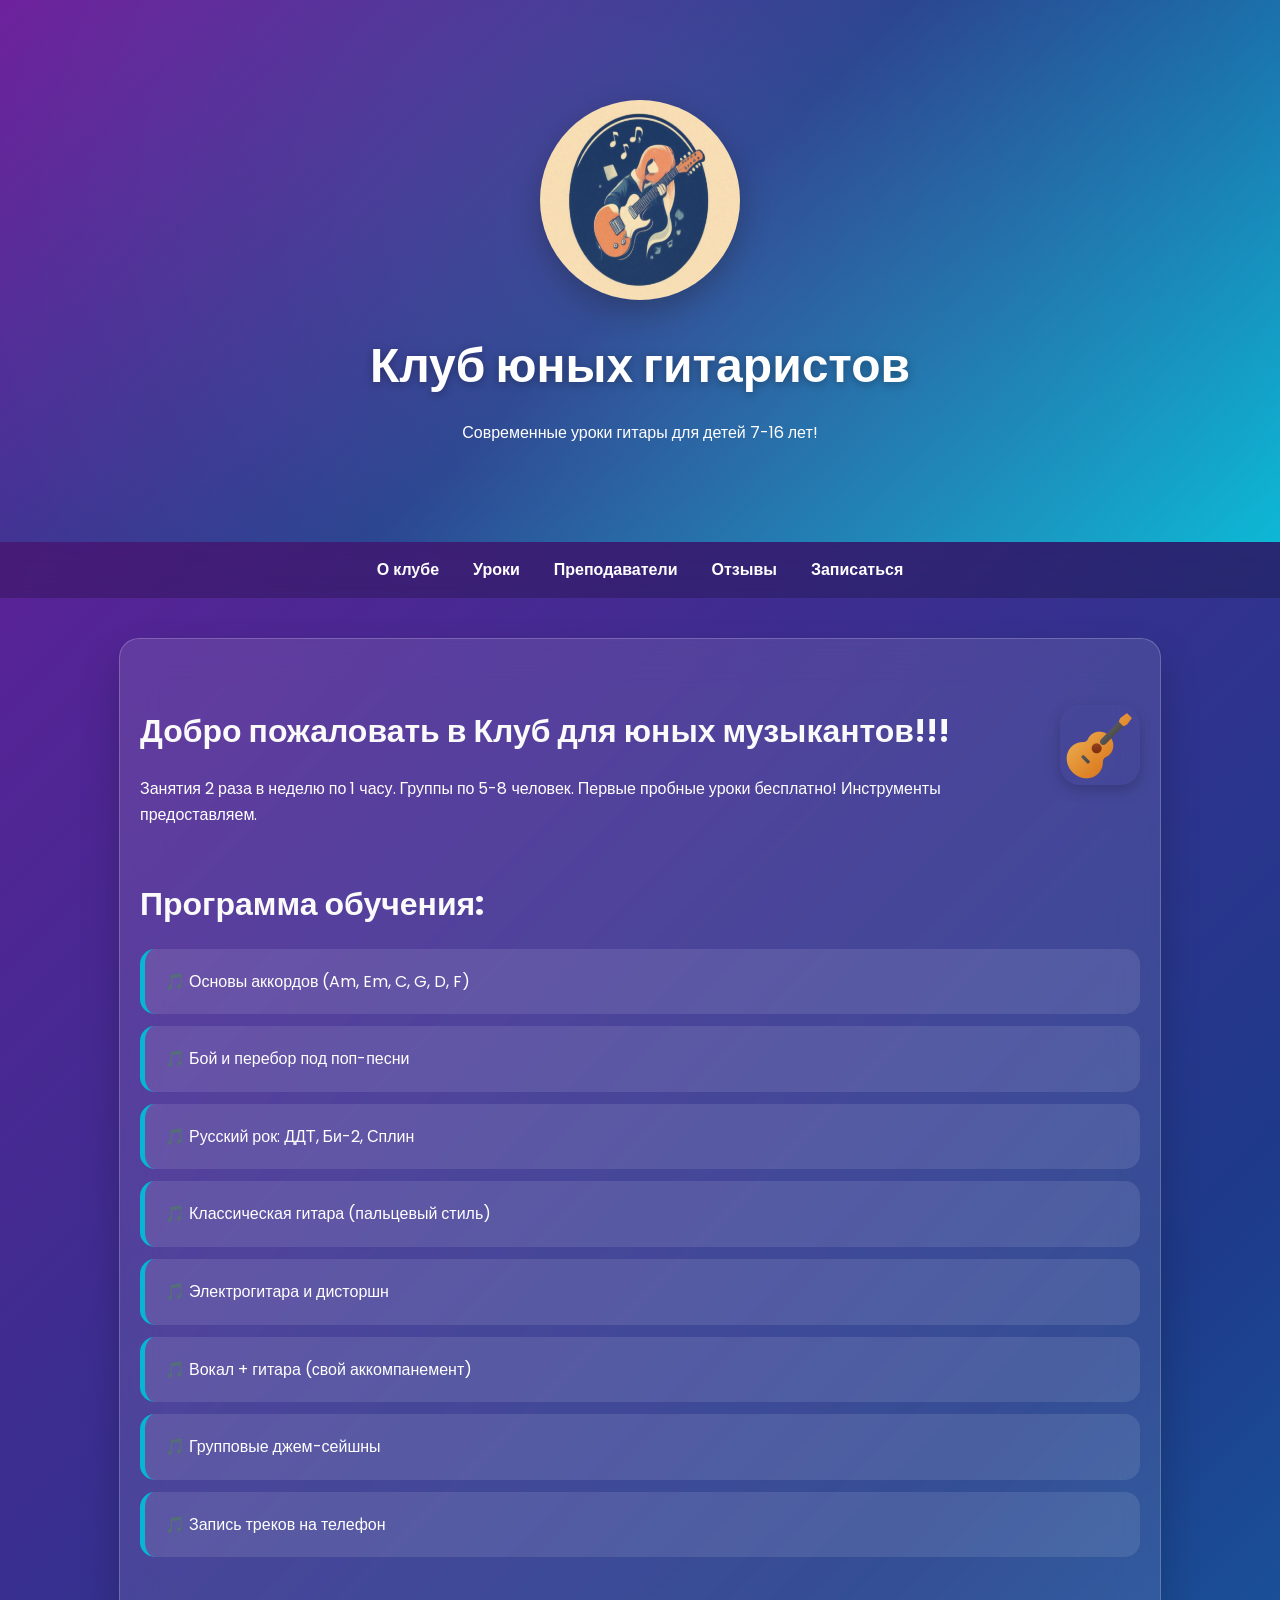
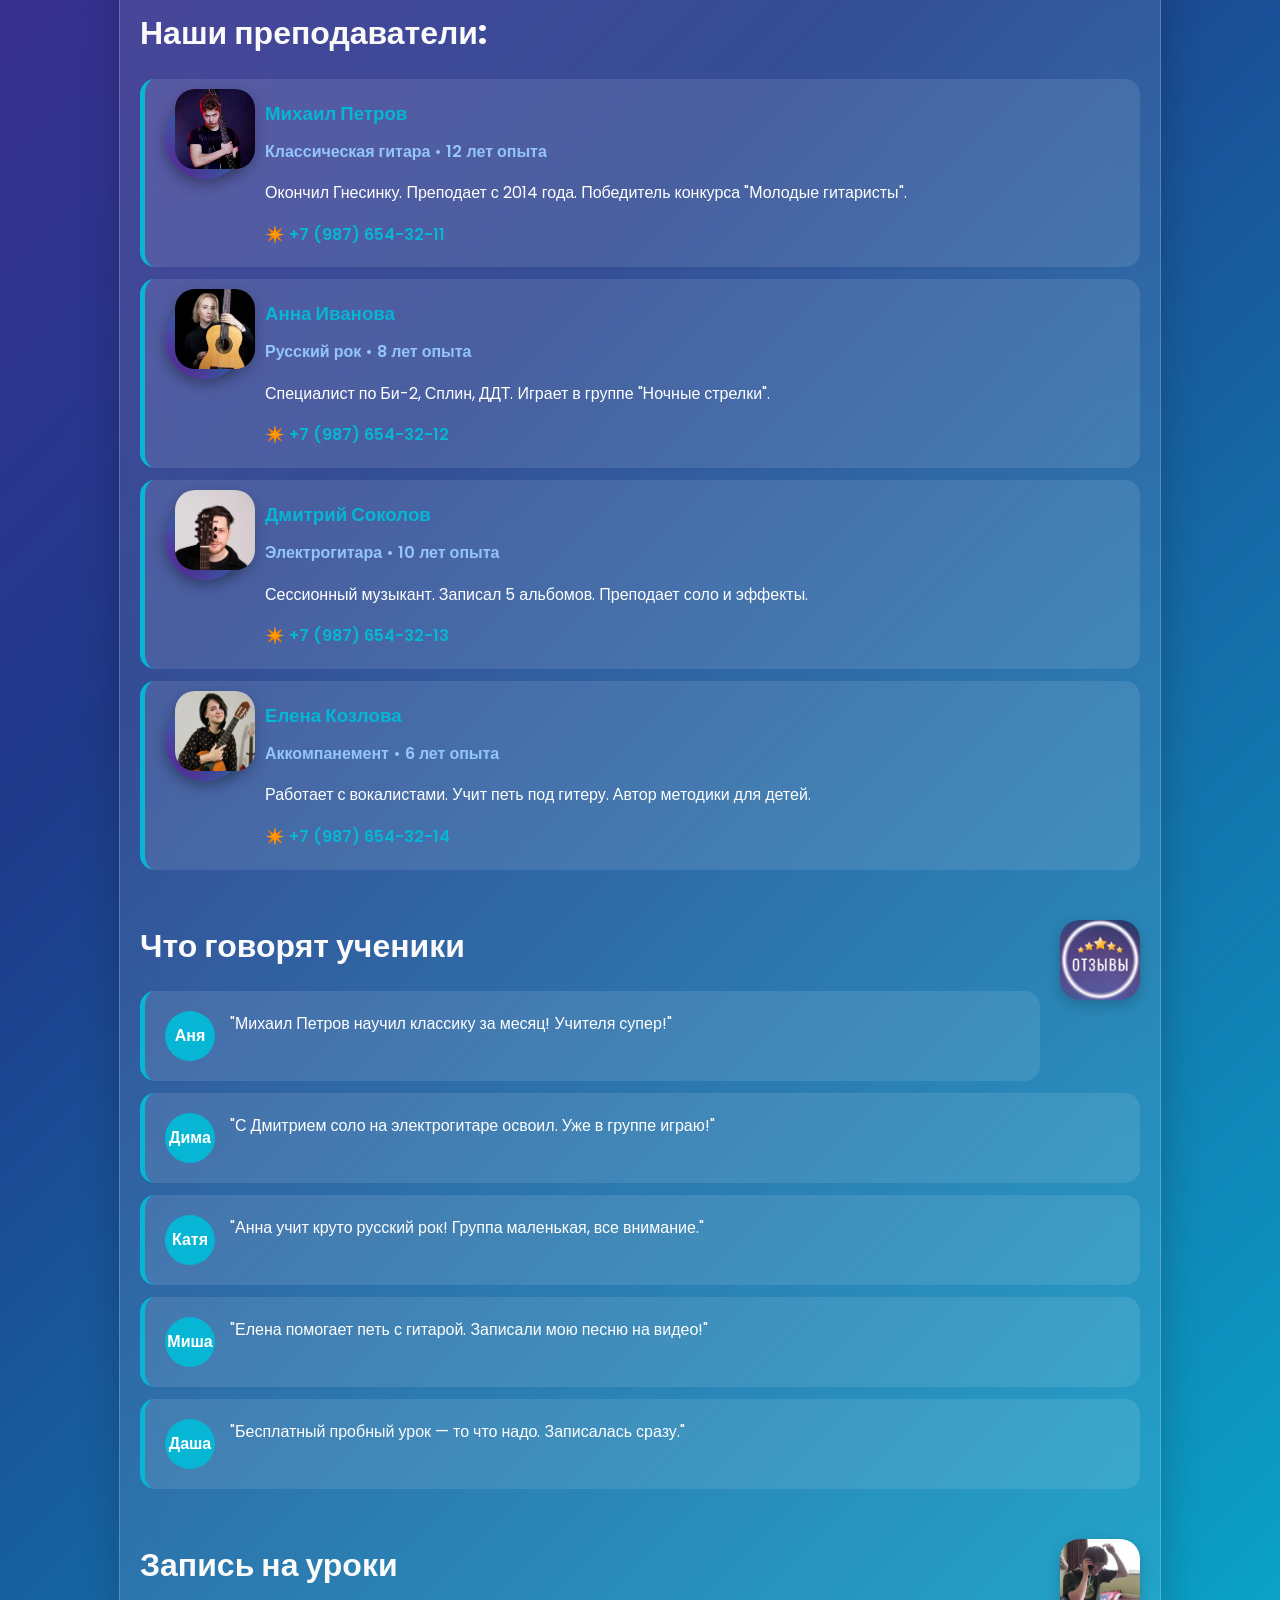
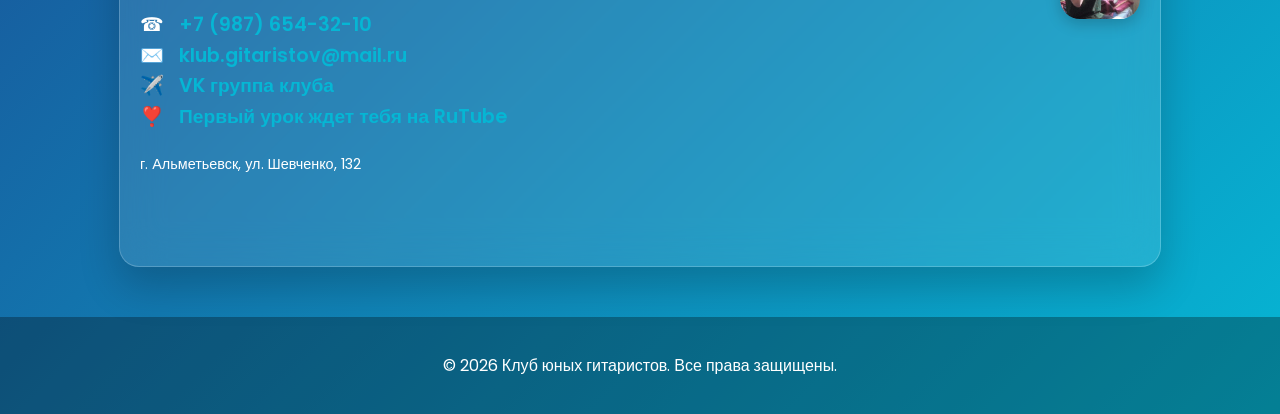
<file: index.html>
<!DOCTYPE html>
<html lang="ru">
<head>
    <meta charset="UTF-8">
    <meta name="viewport" content="width=device-width, initial-scale=1.0">
    <title>Клуб юных гитаристов</title>
    <link href="https://fonts.googleapis.com/css2?family=Poppins:wght@300;400;600;700&display=swap" rel="stylesheet">
    <link rel="stylesheet" href="./style.css">
 </head>
<body>
    <header>
        <img src="img/2026-03-13_22-54-46.png" alt="Игра на гитаре" class="hero-gif">
        <h1>Клуб юных гитаристов</h1>
        <p>Современные уроки гитары для детей 7-16 лет!</p>
    </header>
    
    <nav>
        <a href="#about">О клубе</a>
        <a href="#lessons">Уроки</a>
        <a href="#teachers">Преподаватели</a>
        <a href="#reviews">Отзывы</a>
        <a href="#contact">Записаться</a>
    </nav>
    
    <div class="container">
        <section id="about">
            <img src="img/guitar.png" alt="Гитаристы" class="section-icon">
            <h2>Добро пожаловать в Клуб для юных музыкантов!!!</h2>
            <p> Занятия 2 раза в неделю по 1 часу. Группы по 5-8 человек. Первые пробные уроки бесплатно! Инструменты предоставляем.</p>
        </section>
        
        <section id="lessons">
            <h2>Программа обучения: </h2>
            <ul>
                <li>🎵 Основы аккордов (Am, Em, C, G, D, F)</li>
                <li>🎵 Бой и перебор под поп-песни</li>
                <li>🎵 Русский рок: ДДТ, Би-2, Сплин</li>
                <li>🎵 Классическая гитара (пальцевый стиль)</li>
                <li>🎵 Электрогитара и дисторшн</li>
                <li>🎵 Вокал + гитара (свой аккомпанемент)</li>
                <li>🎵 Групповые джем-сейшны</li>
                <li>🎵 Запись треков на телефон</li>
            </ul>
        </section>
        
        <section id="teachers" class="teachers">

            <h2>Наши преподаватели:</h2>
            <ul>
                <li class="teacher">
                    <div class="teacher-avatar"> <img src="img/Screenshot_20260326_104115.png" alt="препод" class="section-icon"></div>
                    <div class="teacher-info">
                        <h3>Михаил Петров</h3>
                        <div class="teacher-specialty">Классическая гитара • 12 лет опыта</div>
                        <p>Окончил Гнесинку. Преподает с 2014 года. Победитель конкурса "Молодые гитаристы".</p>
                        <div class="teacher-contact">✴️ <a href="tel:+79876543211">+7 (987) 654-32-11</a></div>
                    </div>
                </li>
                <li class="teacher">
                    <div class="teacher-avatar"> <img src="img/2026-03-13_23-21-17.png" alt="препод" class="section-icon"></div>
                    <div class="teacher-info">
                        <h3>Анна Иванова</h3>
                        <div class="teacher-specialty">Русский рок • 8 лет опыта</div>
                        <p>Специалист по Би-2, Сплин, ДДТ. Играет в группе "Ночные стрелки".</p>
                        <div class="teacher-contact">✴️ <a href="tel:+79876543212">+7 (987) 654-32-12</a></div>
                    </div>
                </li>
                <li class="teacher">
                    <div class="teacher-avatar"> <img src="img/diploma.webp" alt="препод" class="section-icon"></div>
                    <div class="teacher-info">
                        <h3>Дмитрий Соколов</h3>
                        <div class="teacher-specialty">Электрогитара • 10 лет опыта</div>
                        <p>Сессионный музыкант. Записал 5 альбомов. Преподает соло и эффекты.</p>
                        <div class="teacher-contact">✴️ <a href="tel:+79876543213">+7 (987) 654-32-13</a></div>
                    </div>
                </li>
                <li class="teacher">
                    <div class="teacher-avatar"><img src="img/2026-03-13_23-23-14.png" alt="препод" class="section-icon"></div>
                    <div class="teacher-info">
                        <h3>Елена Козлова</h3>
                        <div class="teacher-specialty">Аккомпанемент • 6 лет опыта</div>
                        <p>Работает с вокалистами. Учит петь под гитеру. Автор методики для детей.</p>
                        <div class="teacher-contact">✴️ <a href="tel:+79876543214">+7 (987) 654-32-14</a></div>
                    </div>
                </li>
            </ul>
        </section>
        
        <section id="reviews" class="reviews">
            <img src="img/2026-03-13_23-25-51.png" alt="Отзывы" class="section-icon">
            <h2>Что говорят ученики </h2>
            <ul>
                <li>
                    <div class="avatar">Аня</div>
                    <div>"Михаил Петров научил классику за месяц! Учителя супер!"</div>
                </li>
                <li>
                    <div class="avatar">Дима</div>
                    <div>"С Дмитрием соло на электрогитаре освоил. Уже в группе играю!"</div>
                </li>
                <li>
                    <div class="avatar">Катя</div>
                    <div>"Анна учит круто русский рок! Группа маленькая, все внимание."</div>
                </li>
                <li>
                    <div class="avatar">Миша</div>
                    <div>"Елена помогает петь с гитарой. Записали мою песню на видео!"</div>
                </li>
                <li>
                    <div class="avatar">Даша</div>
                    <div>"Бесплатный пробный урок — то что надо. Записалась сразу."</div>
                </li>
            </ul>
        </section>
        
        <section id="contact">
            <img src="img/be64d8192923ea195457f5225256c4e55a5cf8622889a5df0e7a32a236cbfb42.gif" alt="Звоните" class="section-icon">
            <h2>Запись на уроки</h2>
            <div class="contact-item">
                ☎ <a href="tel:+79876543210">+7 (987) 654-32-10</a>
            </div>
            <div class="contact-item">
                ✉️ <a href="mailto:klub.gitaristov@mail.ru">klub.gitaristov@mail.ru</a>
            </div>
            <div class="contact-item">
                ✈️ <a href="https://vk.com/young_guitarists" target="_blank">VK группа клуба</a>
            </div>
            <div class="contact-item">
                ❣️ <a href="https://rutube.ru/video/31aaf0fa95328f7181f732f80e851cb1/?r=wd" target="_blank">Первый урок ждет тебя на RuTube</a>
            </div>
            <p style="margin-top: 20px; font-size: 0.9em;">г. Альметьевск, ул. Шевченко, 132</p>
        </section>
    </div>
    
    <footer>
        <p>&copy; 2026 Клуб юных гитаристов. Все права защищены.</p>
    </footer>
</body>
</html>
</file>
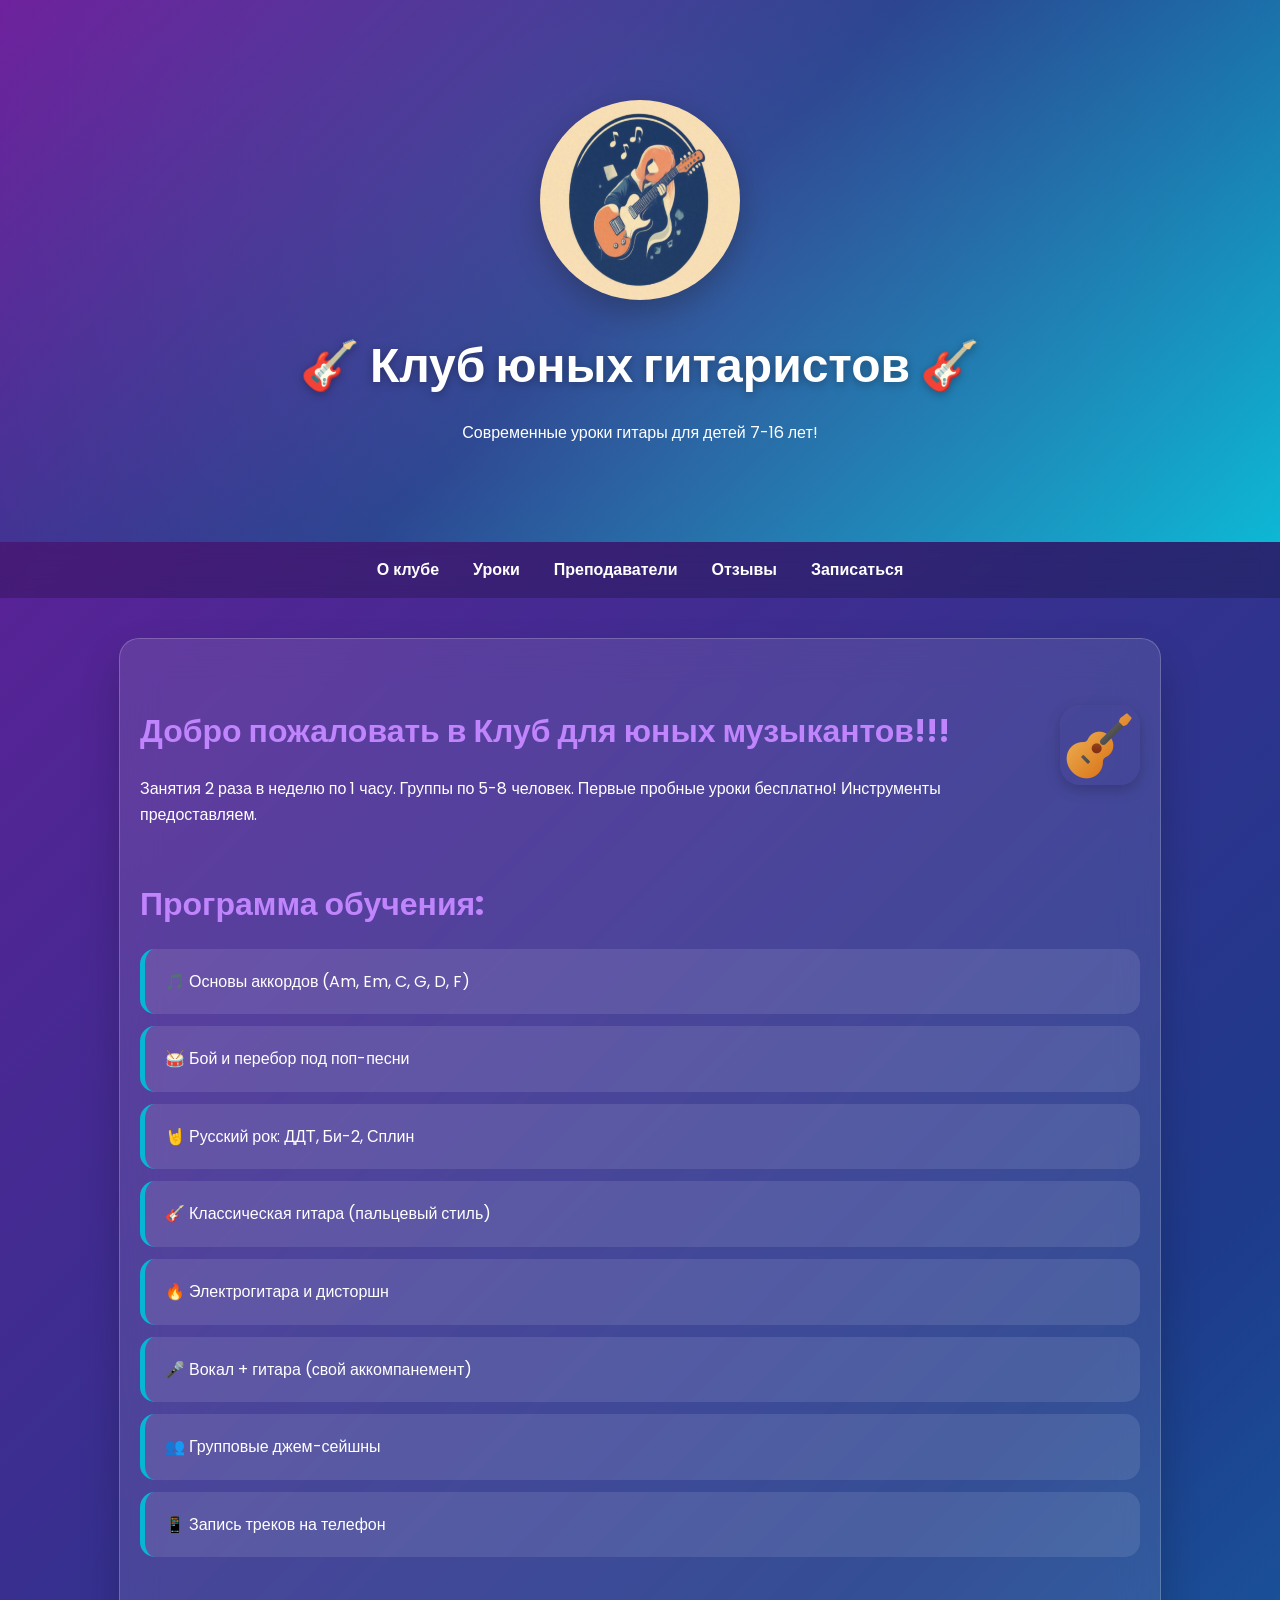
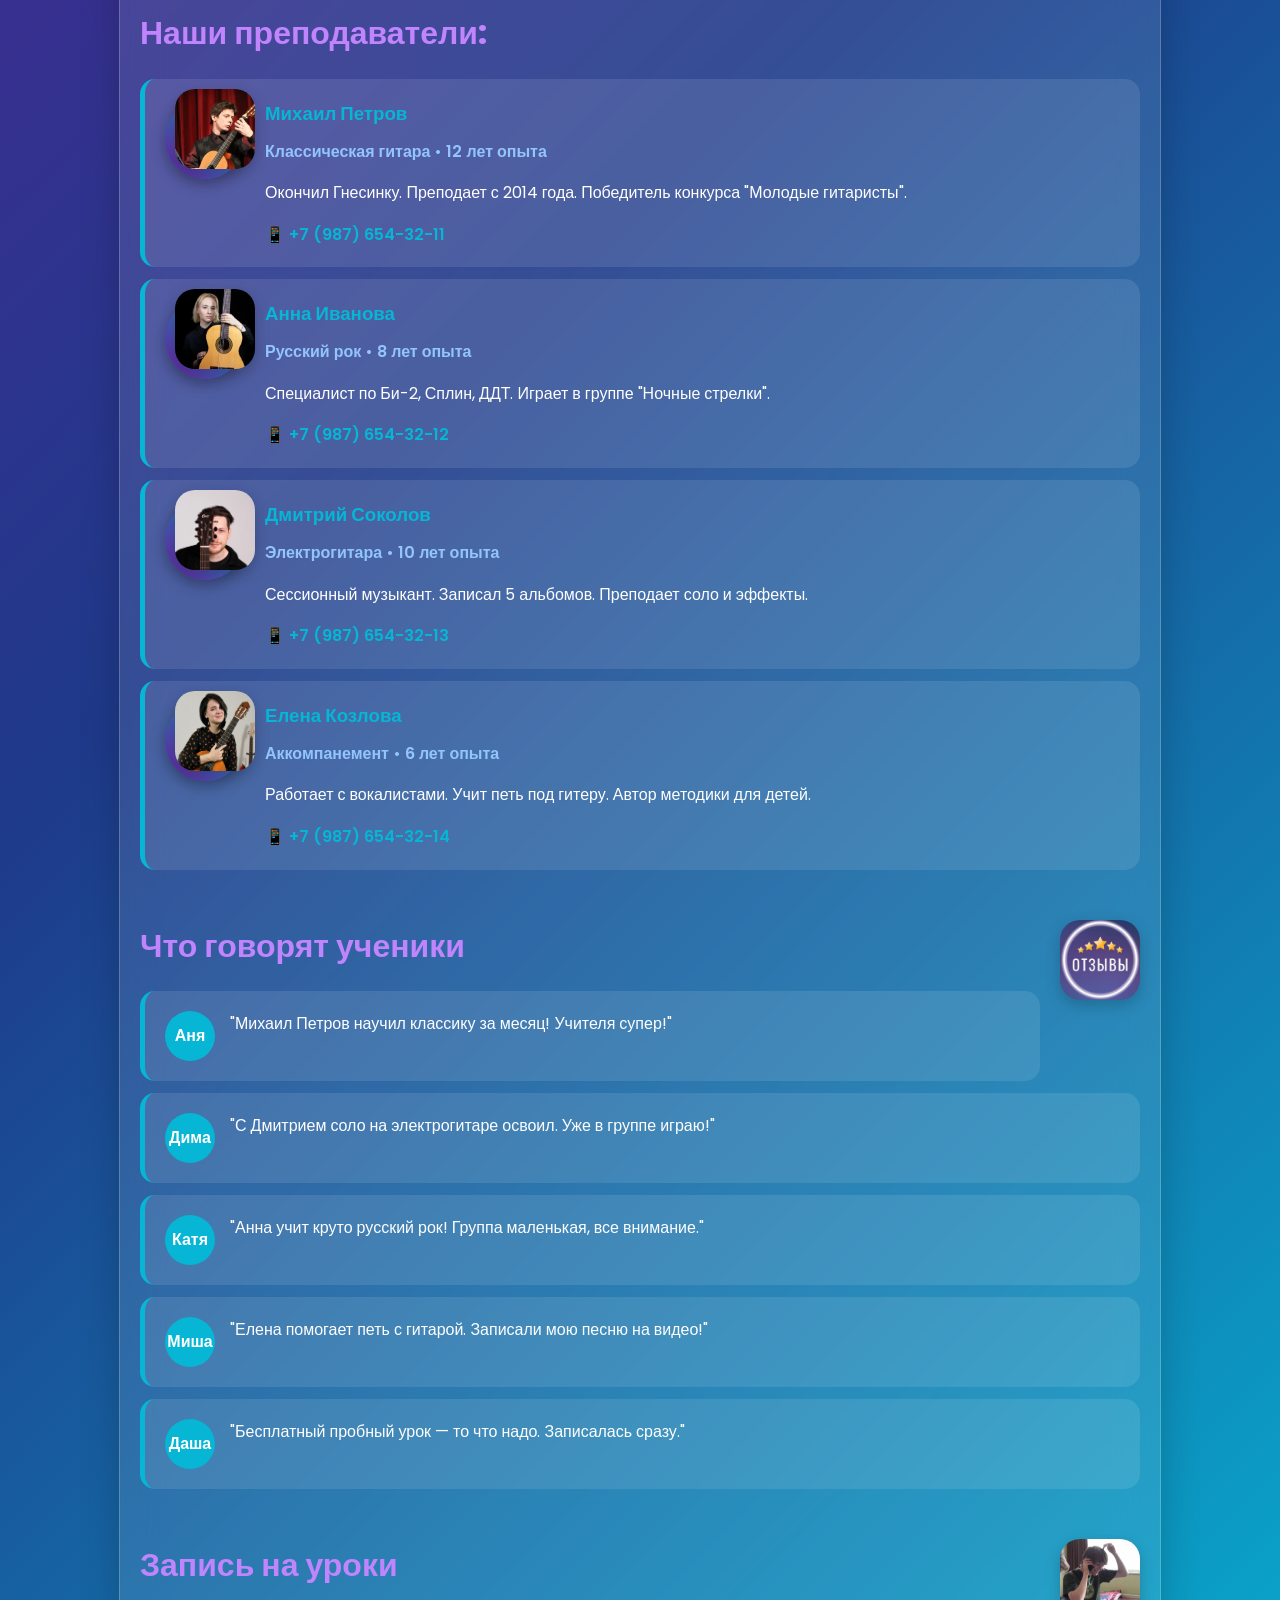
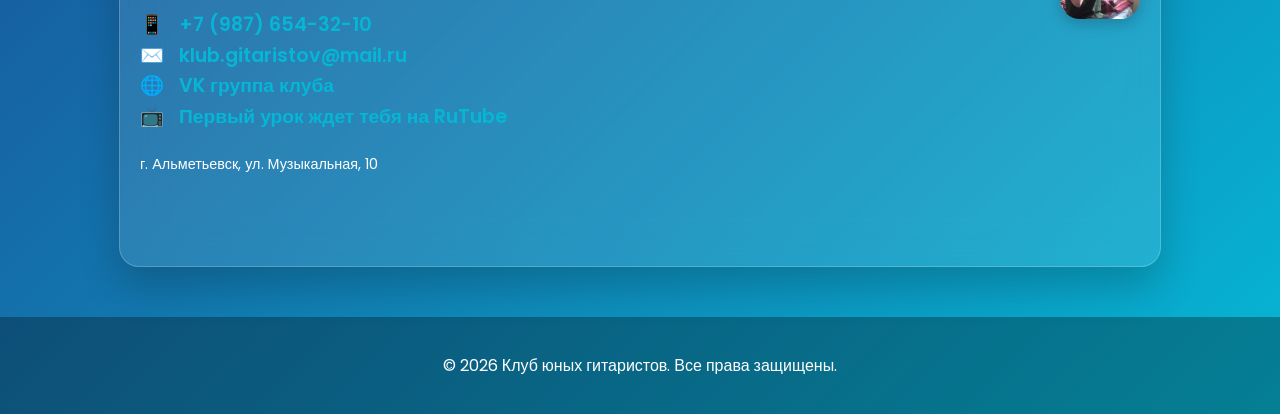
<file: проект/index.html>
<!DOCTYPE html>
<html lang="ru">
<head>
    <meta charset="UTF-8">
    <meta name="viewport" content="width=device-width, initial-scale=1.0">
    <title>Клуб юных гитаристов</title>
    <link href="https://fonts.googleapis.com/css2?family=Poppins:wght@300;400;600;700&display=swap" rel="stylesheet">
    <link rel="stylesheet" href="./style.css">
 </head>
<body>
    <header>
        <img src="2026-03-13_22-54-46.png" alt="Игра на гитаре" class="hero-gif">
        <h1>🎸 Клуб юных гитаристов 🎸</h1>
        <p>Современные уроки гитары для детей 7-16 лет!</p>
    </header>
    
    <nav>
        <a href="#about">О клубе</a>
        <a href="#lessons">Уроки</a>
        <a href="#teachers">Преподаватели</a>
        <a href="#reviews">Отзывы</a>
        <a href="#contact">Записаться</a>
    </nav>
    
    <div class="container">
        <section id="about">
            <img src="guitar.png" alt="Гитаристы" class="section-icon">
            <h2>Добро пожаловать в Клуб для юных музыкантов!!!</h2>
            <p> Занятия 2 раза в неделю по 1 часу. Группы по 5-8 человек. Первые пробные уроки бесплатно! Инструменты предоставляем.</p>
        </section>
        
        <section id="lessons">
            <h2>Программа обучения: </h2>
            <ul>
                <li>🎵 Основы аккордов (Am, Em, C, G, D, F)</li>
                <li>🥁 Бой и перебор под поп-песни</li>
                <li>🤘 Русский рок: ДДТ, Би-2, Сплин</li>
                <li>🎸 Классическая гитара (пальцевый стиль)</li>
                <li>🔥 Электрогитара и дисторшн</li>
                <li>🎤 Вокал + гитара (свой аккомпанемент)</li>
                <li>👥 Групповые джем-сейшны</li>
                <li>📱 Запись треков на телефон</li>
            </ul>
        </section>
        
        <section id="teachers" class="teachers">

            <h2>Наши преподаватели:</h2>
            <ul>
                <li class="teacher">
                    <div class="teacher-avatar"> <img src="учитель" alt="препод" class="section-icon"></div>
                    <div class="teacher-info">
                        <h3>Михаил Петров</h3>
                        <div class="teacher-specialty">Классическая гитара • 12 лет опыта</div>
                        <p>Окончил Гнесинку. Преподает с 2014 года. Победитель конкурса "Молодые гитаристы".</p>
                        <div class="teacher-contact">📱 <a href="tel:+79876543211">+7 (987) 654-32-11</a></div>
                    </div>
                </li>
                <li class="teacher">
                    <div class="teacher-avatar"> <img src="2026-03-13_23-21-17.png" alt="препод" class="section-icon"></div>
                    <div class="teacher-info">
                        <h3>Анна Иванова</h3>
                        <div class="teacher-specialty">Русский рок • 8 лет опыта</div>
                        <p>Специалист по Би-2, Сплин, ДДТ. Играет в группе "Ночные стрелки".</p>
                        <div class="teacher-contact">📱 <a href="tel:+79876543212">+7 (987) 654-32-12</a></div>
                    </div>
                </li>
                <li class="teacher">
                    <div class="teacher-avatar"> <img src="diploma.webp" alt="препод" class="section-icon"></div>
                    <div class="teacher-info">
                        <h3>Дмитрий Соколов</h3>
                        <div class="teacher-specialty">Электрогитара • 10 лет опыта</div>
                        <p>Сессионный музыкант. Записал 5 альбомов. Преподает соло и эффекты.</p>
                        <div class="teacher-contact">📱 <a href="tel:+79876543213">+7 (987) 654-32-13</a></div>
                    </div>
                </li>
                <li class="teacher">
                    <div class="teacher-avatar"><img src="2026-03-13_23-23-14.png" alt="препод" class="section-icon"></div>
                    <div class="teacher-info">
                        <h3>Елена Козлова</h3>
                        <div class="teacher-specialty">Аккомпанемент • 6 лет опыта</div>
                        <p>Работает с вокалистами. Учит петь под гитеру. Автор методики для детей.</p>
                        <div class="teacher-contact">📱 <a href="tel:+79876543214">+7 (987) 654-32-14</a></div>
                    </div>
                </li>
            </ul>
        </section>
        
        <section id="reviews" class="reviews">
            <img src="2026-03-13_23-25-51.png" alt="Отзывы" class="section-icon">
            <h2>Что говорят ученики </h2>
            <ul>
                <li>
                    <div class="avatar">Аня</div>
                    <div>"Михаил Петров научил классику за месяц! Учителя супер!"</div>
                </li>
                <li>
                    <div class="avatar">Дима</div>
                    <div>"С Дмитрием соло на электрогитаре освоил. Уже в группе играю!"</div>
                </li>
                <li>
                    <div class="avatar">Катя</div>
                    <div>"Анна учит круто русский рок! Группа маленькая, все внимание."</div>
                </li>
                <li>
                    <div class="avatar">Миша</div>
                    <div>"Елена помогает петь с гитарой. Записали мою песню на видео!"</div>
                </li>
                <li>
                    <div class="avatar">Даша</div>
                    <div>"Бесплатный пробный урок — то что надо. Записалась сразу."</div>
                </li>
            </ul>
        </section>
        
        <section id="contact">
            <img src="be64d8192923ea195457f5225256c4e55a5cf8622889a5df0e7a32a236cbfb42.gif" alt="Звоните" class="section-icon">
            <h2>Запись на уроки</h2>
            <div class="contact-item">
                📱 <a href="tel:+79876543210">+7 (987) 654-32-10</a>
            </div>
            <div class="contact-item">
                ✉️ <a href="mailto:klub.gitaristov@mail.ru">klub.gitaristov@mail.ru</a>
            </div>
            <div class="contact-item">
                🌐 <a href="https://vk.com/young_guitarists" target="_blank">VK группа клуба</a>
            </div>
            <div class="contact-item">
                📺 <a href="https://rutube.ru/video/31aaf0fa95328f7181f732f80e851cb1/?r=wd" target="_blank">Первый урок ждет тебя на RuTube</a>
            </div>
            <p style="margin-top: 20px; font-size: 0.9em;">г. Альметьевск, ул. Музыкальная, 10</p>
        </section>
    </div>
    
    <footer>
        <p>&copy; 2026 Клуб юных гитаристов. Все права защищены.</p>
    </footer>
</body>
</html>
</file>
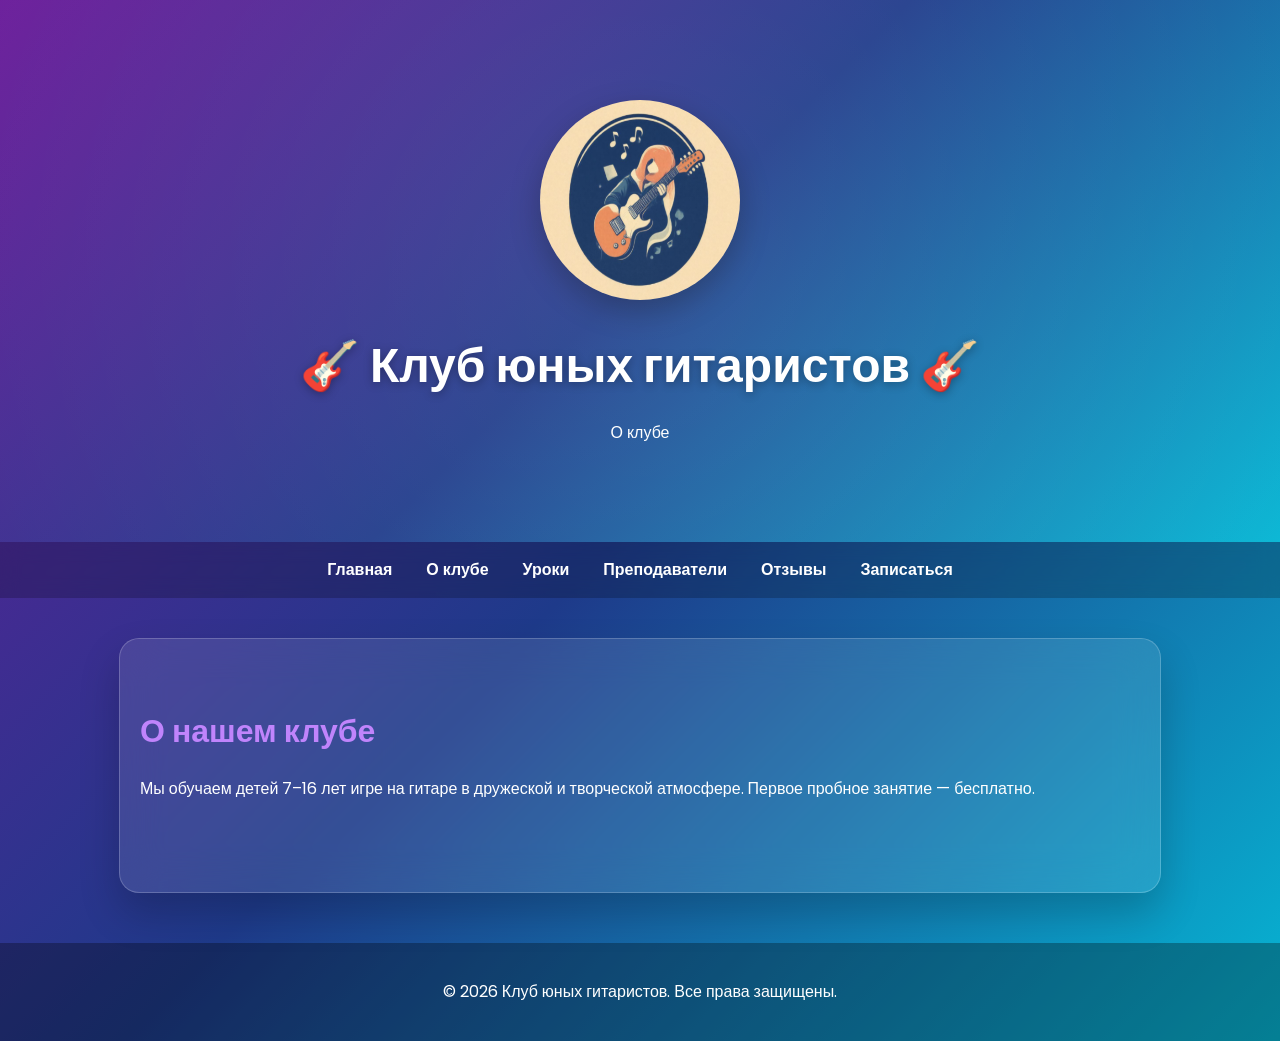
<file: проект/about.html>
<!DOCTYPE html>
<html lang="ru">
<head>
  <meta charset="UTF-8">
  <meta name="viewport" content="width=device-width, initial-scale=1.0">
  <title>О клубе</title>
  <link href="https://fonts.googleapis.com/css2?family=Poppins:wght@300;400;600;700&display=swap" rel="stylesheet">
  <link rel="stylesheet" href="style.css">
</head>
<body>
  <header>
    <img src="2026-03-13_22-54-46.png" alt="Игра на гитаре" class="hero-gif">
    <h1>🎸 Клуб юных гитаристов 🎸</h1>
    <p>О клубе</p>
  </header>

  <nav>
    <a href="index.html">Главная</a>
    <a href="about.html">О клубе</a>
    <a href="lessons.html">Уроки</a>
    <a href="teachers.html">Преподаватели</a>
    <a href="reviews.html">Отзывы</a>
    <a href="contact.html">Записаться</a>
  </nav>

  <div class="container">
    <section>
      <h2>О нашем клубе</h2>
      <p>Мы обучаем детей 7–16 лет игре на гитаре в дружеской и творческой атмосфере. Первое пробное занятие — бесплатно.</p>
    </section>
  </div>

  <footer>
    <p>&copy; 2026 Клуб юных гитаристов. Все права защищены.</p>
  </footer>
</body>
</html>
</file>
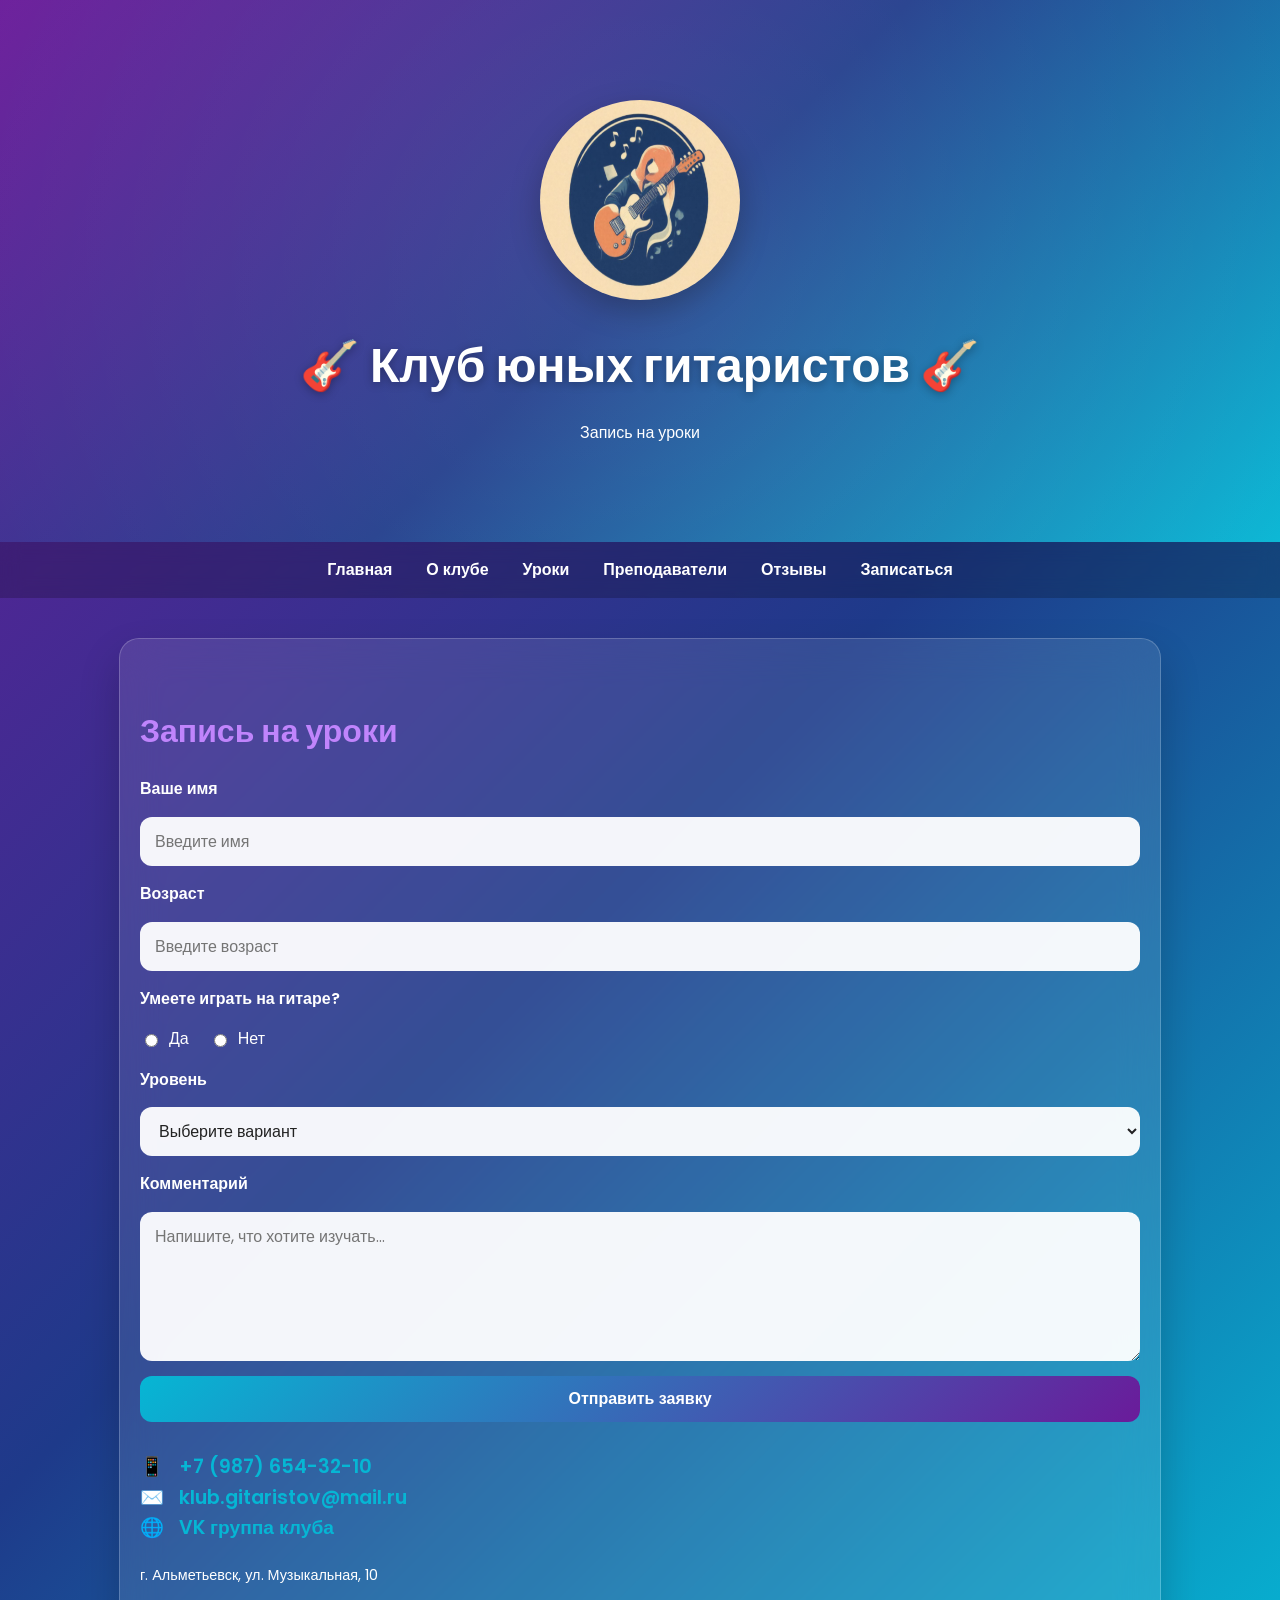
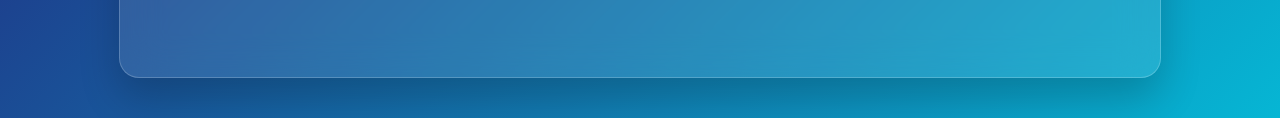
<file: проект/contact.html>
<!DOCTYPE html>
<html lang="ru">
<head>
  <meta charset="UTF-8">
  <meta name="viewport" content="width=device-width, initial-scale=1.0">
  <title>Записаться</title>
  <link href="https://fonts.googleapis.com/css2?family=Poppins:wght@300;400;600;700&display=swap" rel="stylesheet">
  <link rel="stylesheet" href="style.css">
</head>
<body>
  <header>
    <img src="2026-03-13_22-54-46.png" alt="Игра на гитаре" class="hero-gif">
    <h1>🎸 Клуб юных гитаристов 🎸</h1>
    <p>Запись на уроки</p>
  </header>

  <nav>
    <a href="index.html">Главная</a>
    <a href="about.html">О клубе</a>
    <a href="lessons.html">Уроки</a>
    <a href="teachers.html">Преподаватели</a>
    <a href="reviews.html">Отзывы</a>
    <a href="contact.html">Записаться</a>
  </nav>

  <div class="container">
    <section>
  <h2>Запись на уроки</h2>

  <form class="signup-form" action="#" method="post">
    <label for="name">Ваше имя</label>
    <input type="text" id="name" name="name" placeholder="Введите имя" required>

    <label for="age">Возраст</label>
    <input type="number" id="age" name="age" placeholder="Введите возраст" min="7" max="18" required>

    <label>Умеете играть на гитаре?</label>
    <div class="radio-group">
      <label><input type="radio" name="skill" value="yes" required> Да</label>
      <label><input type="radio" name="skill" value="no"> Нет</label>
    </div>

    <label for="level">Уровень</label>
    <select id="level" name="level" required>
      <option value="">Выберите вариант</option>
      <option value="beginner">Не умею играть</option>
      <option value="basic">Немного умею</option>
      <option value="advanced">Уже играю хорошо</option>
    </select>

    <label for="comment">Комментарий</label>
    <textarea id="comment" name="comment" rows="5" placeholder="Напишите, что хотите изучать..."></textarea>

    <button type="submit">Отправить заявку</button>
  </form>

  <div class="contact-item">📱 <a href="tel:+79876543210">+7 (987) 654-32-10</a></div>
  <div class="contact-item">✉️ <a href="mailto:klub.gitaristov@mail.ru">klub.gitaristov@mail.ru</a></div>
  <div class="contact-item">🌐 <a href="https://vk.com/young_guitarists" target="_blank">VK группа клуба</a></div>
  <p style="margin-top: 20px; font-size: 0.9em;">г. Альметьевск, ул. Музыкальная, 10</p>

<script>
  (function() {
    const form = document.getElementById('signupForm');

    // Функция красивого уведомления
    function showThanksMessage() {
      // Удаляем предыдущее уведомление, если есть
      const oldToast = document.querySelector('.toast-message');
      if (oldToast) oldToast.remove();

      // Создаём плашку
      const toast = document.createElement('div');
      toast.className = 'toast-message';
      toast.innerHTML = '🎸 Спасибо за заявку! 🎸<br>Мы свяжемся с вами в ближайшее время.';
      // Для мобильных перенос строки смотрится лучше
      if (window.innerWidth < 560) {
        toast.style.flexDirection = 'column';
        toast.style.textAlign = 'center';
      }
      document.body.appendChild(toast);

      // Автоматическое исчезновение через 4 секунды
      setTimeout(() => {
        if (toast && toast.parentNode) toast.remove();
      }, 4000);
    }

    // Обработчик отправки формы
    form.addEventListener('submit', function(event) {
      event.preventDefault(); // Отключаем перезагрузку

      // Валидация HTML5 (required, min, max)
      if (form.checkValidity()) {
        // Показываем благодарность
        showThanksMessage();

        // Очищаем форму (приятный момент, можно оставить поля пустыми)
        form.reset();

        // Дополнительно можно сбросить радио-кнопки и select
        // Встроенный reset уже всё очищает, но select останется с первым пустым option – это хорошо
        // Также сбрасываются все значения, включая textarea
      } else {
        // Если форма не заполнена, браузер покажет стандартные подсказки
        form.reportValidity();
      }
    });
  })();
</script>
</section>
</file>
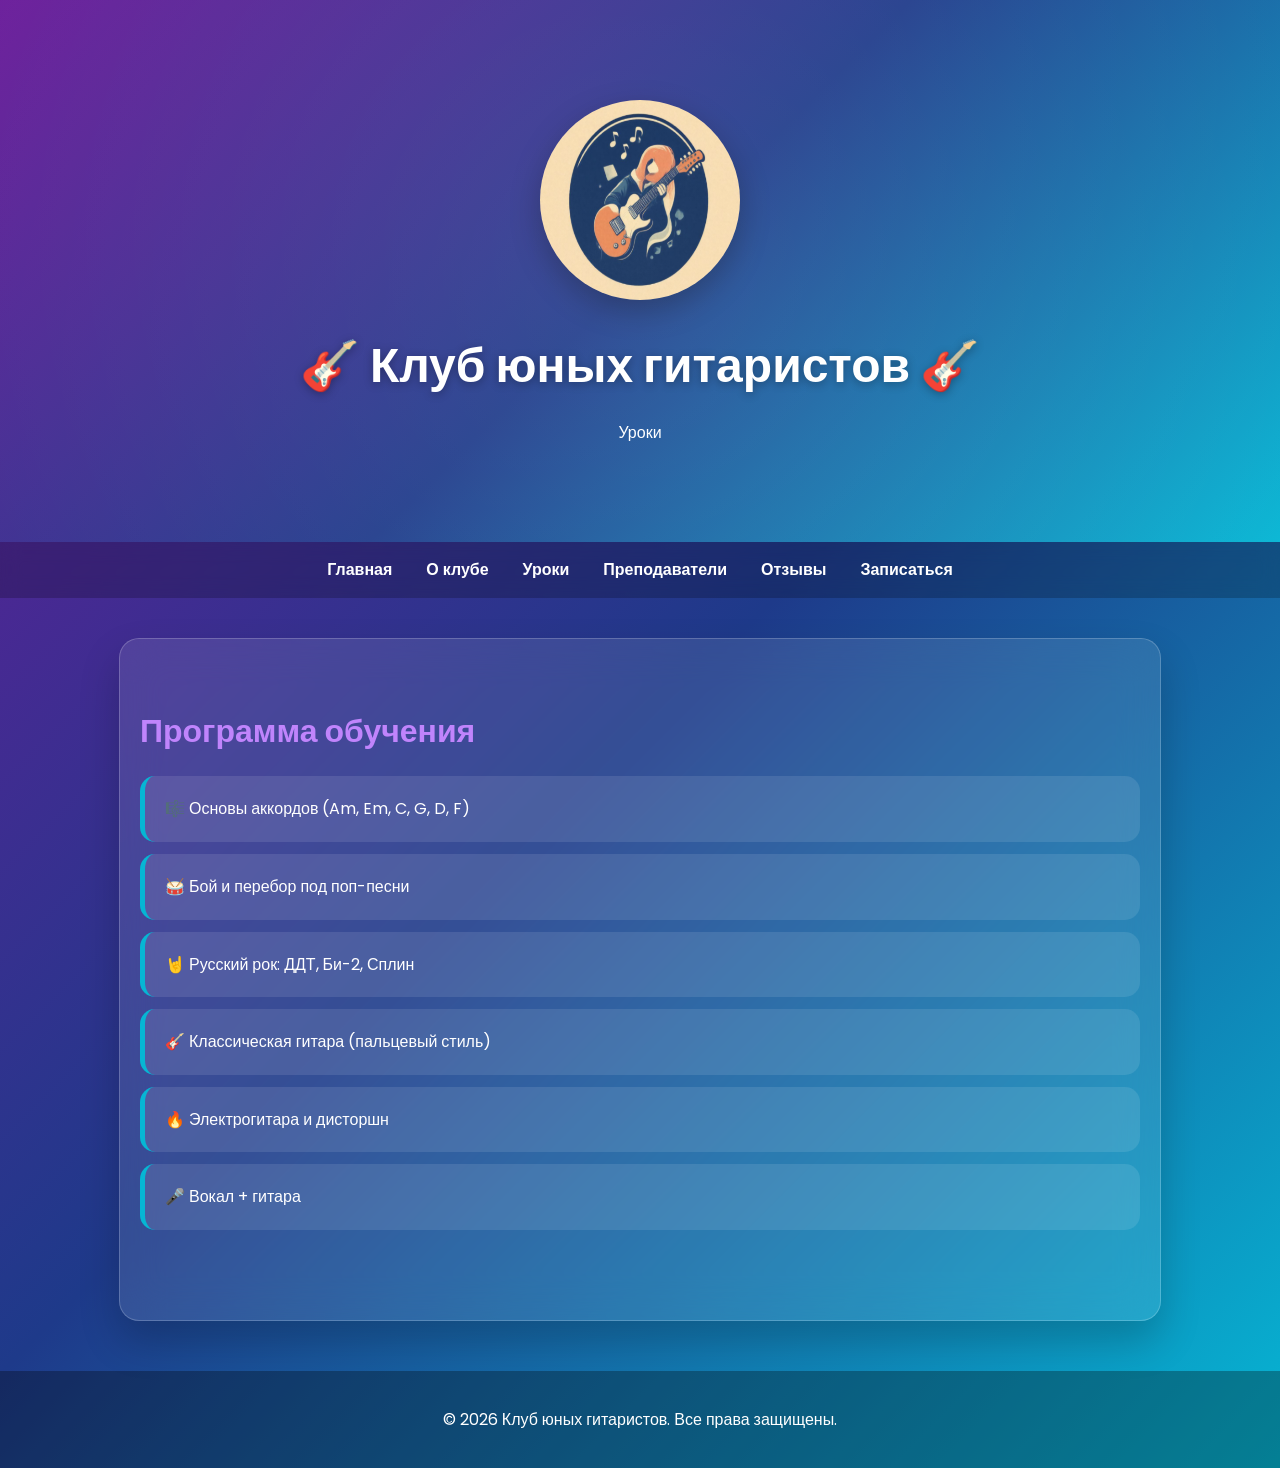
<file: проект/lessons.html>
<!DOCTYPE html>
<html lang="ru">
<head>
  <meta charset="UTF-8">
  <meta name="viewport" content="width=device-width, initial-scale=1.0">
  <title>Уроки</title>
  <link href="https://fonts.googleapis.com/css2?family=Poppins:wght@300;400;600;700&display=swap" rel="stylesheet">
  <link rel="stylesheet" href="style.css">
</head>
<body>
  <header>
    <img src="2026-03-13_22-54-46.png" alt="Игра на гитаре" class="hero-gif">
    <h1>🎸 Клуб юных гитаристов 🎸</h1>
    <p>Уроки</p>
  </header>

  <nav>
    <a href="index.html">Главная</a>
    <a href="about.html">О клубе</a>
    <a href="lessons.html">Уроки</a>
    <a href="teachers.html">Преподаватели</a>
    <a href="reviews.html">Отзывы</a>
    <a href="contact.html">Записаться</a>
  </nav>

  <div class="container">
    <section>
      <h2>Программа обучения</h2>
      <ul>
        <li>🎼 Основы аккордов (Am, Em, C, G, D, F)</li>
        <li>🥁 Бой и перебор под поп-песни</li>
        <li>🤘 Русский рок: ДДТ, Би-2, Сплин</li>
        <li>🎸 Классическая гитара (пальцевый стиль)</li>
        <li>🔥 Электрогитара и дисторшн</li>
        <li>🎤 Вокал + гитара</li>
      </ul>
    </section>
  </div>

  <footer>
    <p>&copy; 2026 Клуб юных гитаристов. Все права защищены.</p>
  </footer>
</body>
</html>
</file>
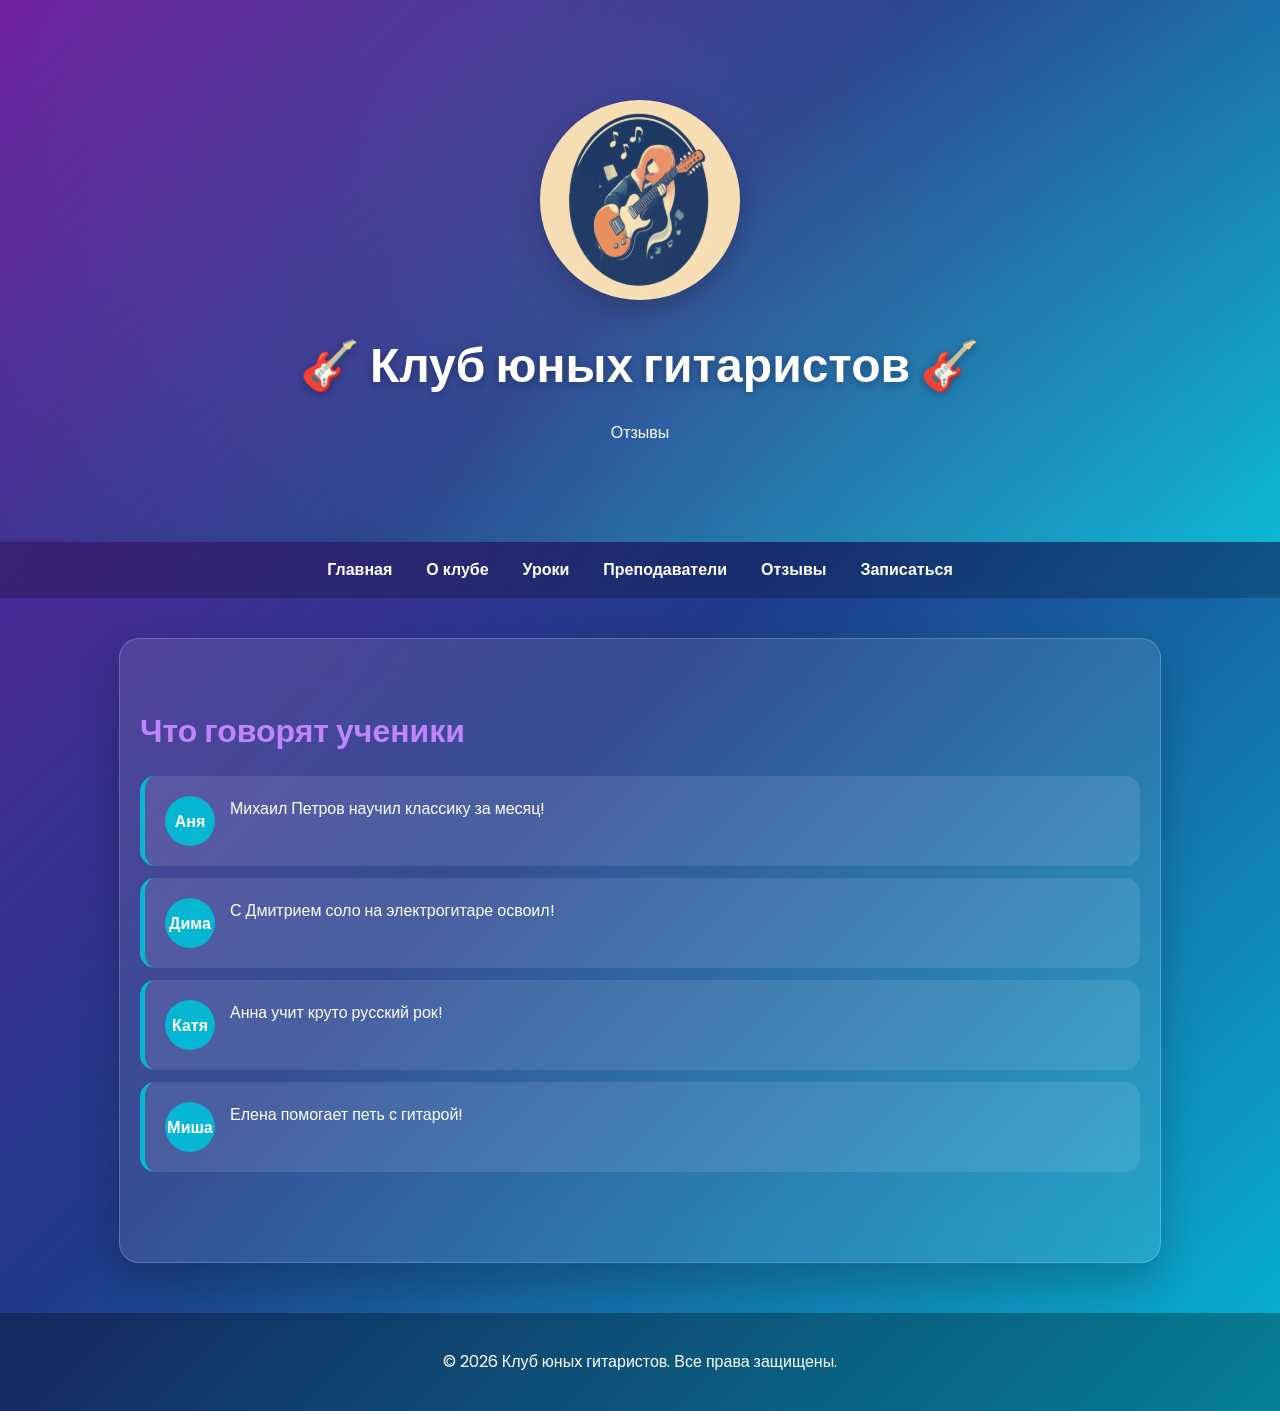
<file: проект/reviews.html>
<!DOCTYPE html>
<html lang="ru">
<head>
  <meta charset="UTF-8">
  <meta name="viewport" content="width=device-width, initial-scale=1.0">
  <title>Отзывы</title>
  <link href="https://fonts.googleapis.com/css2?family=Poppins:wght@300;400;600;700&display=swap" rel="stylesheet">
  <link rel="stylesheet" href="style.css">
</head>
<body>
  <header>
    <img src="2026-03-13_22-54-46.png" alt="Игра на гитаре" class="hero-gif">
    <h1>🎸 Клуб юных гитаристов 🎸</h1>
    <p>Отзывы</p>
  </header>

  <nav>
    <a href="index.html">Главная</a>
    <a href="about.html">О клубе</a>
    <a href="lessons.html">Уроки</a>
    <a href="teachers.html">Преподаватели</a>
    <a href="reviews.html">Отзывы</a>
    <a href="contact.html">Записаться</a>
  </nav>

  <div class="container">
    <section class="reviews">
      <h2>Что говорят ученики</h2>
      <ul>
        <li><div class="avatar">Аня</div><div>Михаил Петров научил классику за месяц!</div></li>
        <li><div class="avatar">Дима</div><div>С Дмитрием соло на электрогитаре освоил!</div></li>
        <li><div class="avatar">Катя</div><div>Анна учит круто русский рок!</div></li>
        <li><div class="avatar">Миша</div><div>Елена помогает петь с гитарой!</div></li>
      </ul>
    </section>
  </div>

  <footer>
    <p>&copy; 2026 Клуб юных гитаристов. Все права защищены.</p>
  </footer>
</body>
</html>
</file>
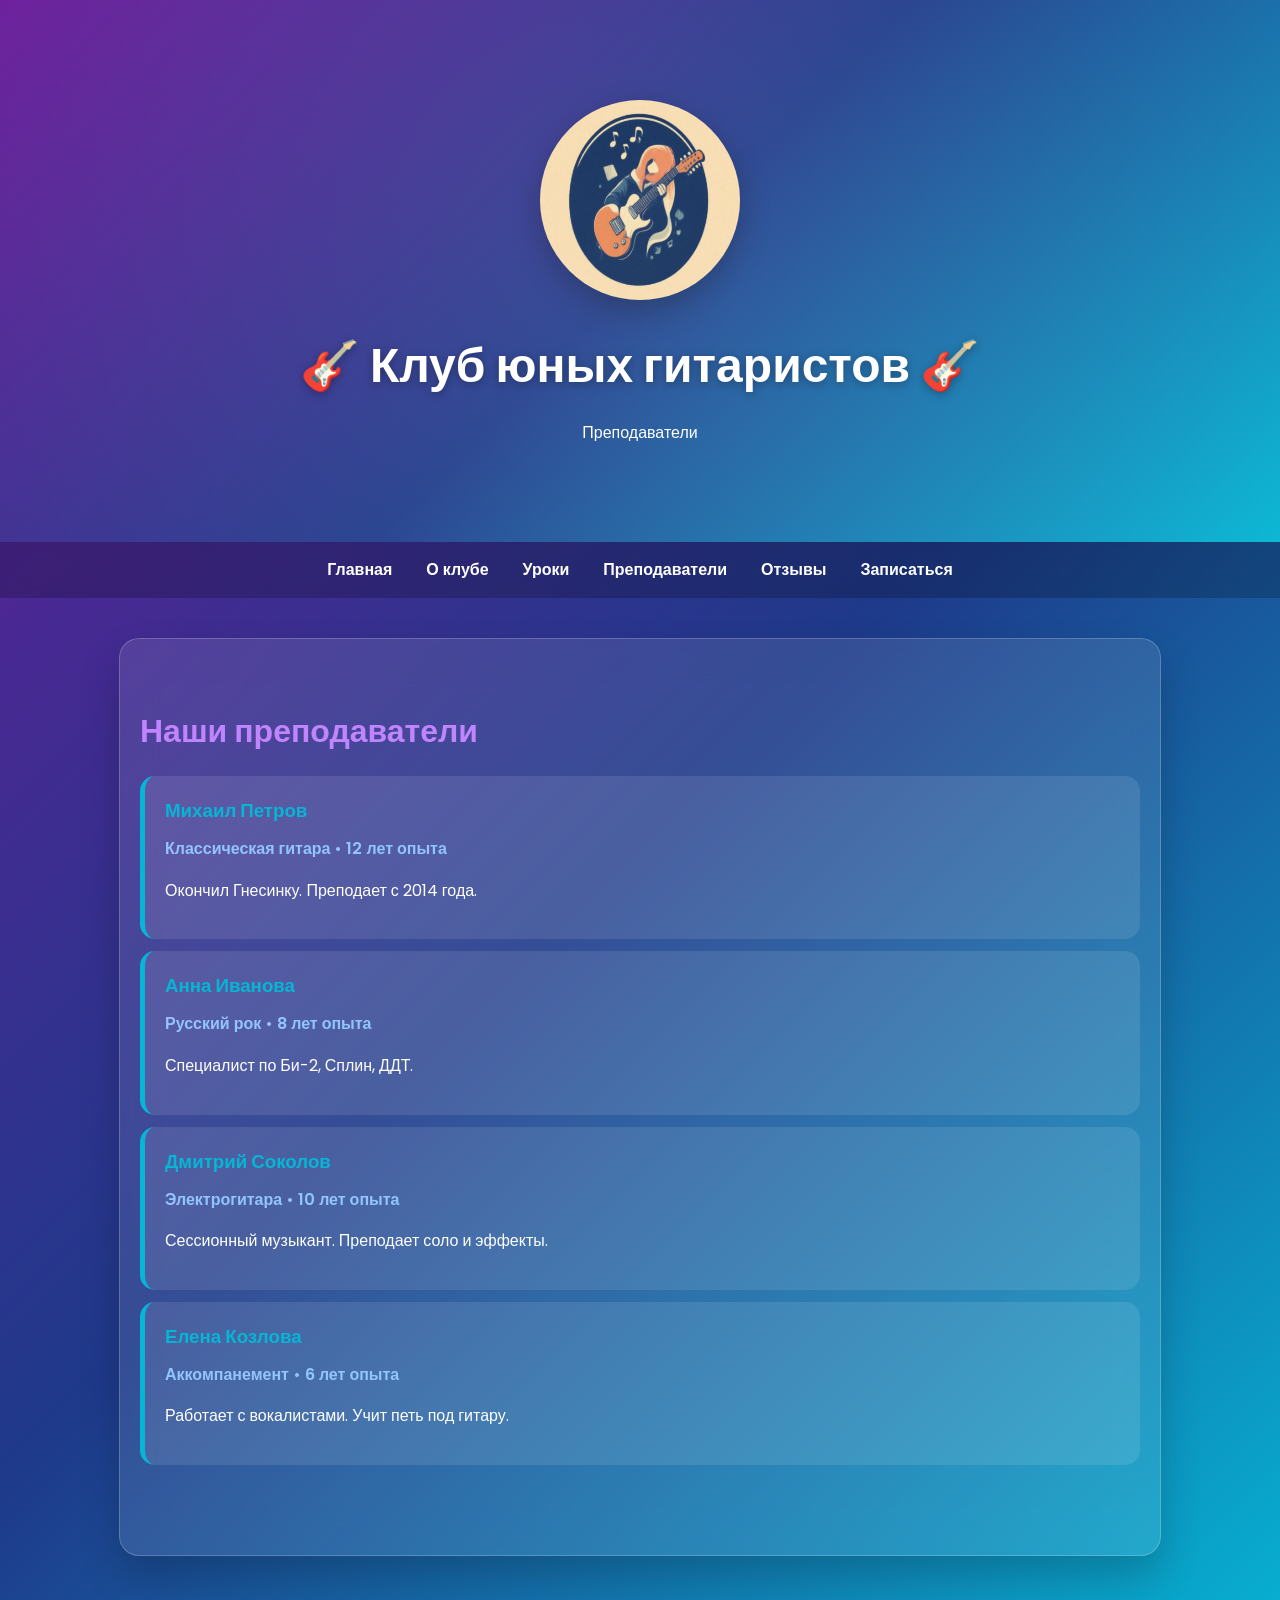
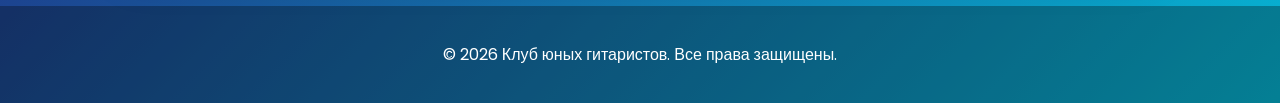
<file: проект/teachers.html>
<!DOCTYPE html>
<html lang="ru">
<head>
  <meta charset="UTF-8">
  <meta name="viewport" content="width=device-width, initial-scale=1.0">
  <title>Преподаватели</title>
  <link href="https://fonts.googleapis.com/css2?family=Poppins:wght@300;400;600;700&display=swap" rel="stylesheet">
  <link rel="stylesheet" href="style.css">
</head>
<body>
  <header>
    <img src="2026-03-13_22-54-46.png" alt="Игра на гитаре" class="hero-gif">
    <h1>🎸 Клуб юных гитаристов 🎸</h1>
    <p>Преподаватели</p>
  </header>

  <nav>
    <a href="index.html">Главная</a>
    <a href="about.html">О клубе</a>
    <a href="lessons.html">Уроки</a>
    <a href="teachers.html">Преподаватели</a>
    <a href="reviews.html">Отзывы</a>
    <a href="contact.html">Записаться</a>
  </nav>

  <div class="container">
    <section class="teachers">
      <h2>Наши преподаватели</h2>
      <ul>
        <li class="teacher">
          <div class="teacher-info">
            <h3>Михаил Петров</h3>
            <div class="teacher-specialty">Классическая гитара • 12 лет опыта</div>
            <p>Окончил Гнесинку. Преподает с 2014 года.</p>
          </div>
        </li>
        <li class="teacher">
          <div class="teacher-info">
            <h3>Анна Иванова</h3>
            <div class="teacher-specialty">Русский рок • 8 лет опыта</div>
            <p>Специалист по Би-2, Сплин, ДДТ.</p>
          </div>
        </li>
        <li class="teacher">
          <div class="teacher-info">
            <h3>Дмитрий Соколов</h3>
            <div class="teacher-specialty">Электрогитара • 10 лет опыта</div>
            <p>Сессионный музыкант. Преподает соло и эффекты.</p>
          </div>
        </li>
        <li class="teacher">
          <div class="teacher-info">
            <h3>Елена Козлова</h3>
            <div class="teacher-specialty">Аккомпанемент • 6 лет опыта</div>
            <p>Работает с вокалистами. Учит петь под гитару.</p>
          </div>
        </li>
      </ul>
    </section>
  </div>

  <footer>
    <p>&copy; 2026 Клуб юных гитаристов. Все права защищены.</p>
  </footer>
</body>
</html>
</file>
<file: style.css>
:root {
            --purple: #6a1b9a;
            --blue: #1e3a8a;
            --cyan: #06b6d4;
            --light-purple: #fafafa;
            --light-blue: #93c5fd;
            --gradient: linear-gradient(135deg, var(--purple), var(--blue), var(--cyan));
        }
        body {
            font-family: 'Poppins', sans-serif;
            margin: 0;
            padding: 0;
            background: var(--gradient);
            color: white;
            line-height: 1.6;
        }
        header {
            text-align: center;
            padding: 80px 20px;
            background: var(--gradient);
            position: relative;
            overflow: hidden;
        }
        .hero-gif {
            width: 200px;
            height: 200px;
            margin: 20px auto;
            border-radius: 50%;
            box-shadow: 0 10px 30px rgba(0,0,0,0.3);
        }
        header::before {
            content: '';
            position: absolute;
            top: -50%;
            left: -50%;
            width: 200%;
            height: 200%;
            background: radial-gradient(circle, rgba(255,255,255,0.1) 0%, transparent 70%);
            animation: rotate 20s linear infinite;
        }
        @keyframes rotate {
            0% { transform: rotate(0deg); }
            100% { transform: rotate(360deg); }
        }
        header h1 {
            font-size: 3em;
            margin: 0;
            text-shadow: 0 2px 10px rgba(0,0,0,0.3);
            position: relative;
            z-index: 1;
        }
        nav {
            background: rgba(0,0,0,0.2);
            backdrop-filter: blur(10px);
            padding: 15px;
            text-align: center;
            position: sticky;
            top: 0;
            z-index: 10;
        }
        nav a {
            color: white;
            text-decoration: none;
            margin: 0 15px;
            font-weight: 600;
            font-size: 1em;
            transition: all 0.3s ease;
            border-bottom: 2px solid transparent;
        }
        nav a:hover {
            color: var(--cyan);
            border-bottom-color: var(--cyan);
            transform: translateY(-2px);
        }
        .container {
            max-width: 1000px;
            margin: 40px auto;
            padding: 40px 20px;
            background: rgba(255,255,255,0.1);
            backdrop-filter: blur(20px);
            border-radius: 20px;
            box-shadow: 0 20px 40px rgba(0,0,0,0.2);
            border: 1px solid rgba(255,255,255,0.2);
        }
        section {
            margin-bottom: 50px;
            opacity: 0;
            transform: translateY(30px);
            animation: fadeInUp 0.8s ease forwards;
        }
        section:nth-child(1) { animation-delay: 0.1s; }
        section:nth-child(2) { animation-delay: 0.2s; }
        section:nth-child(3) { animation-delay: 0.3s; }
        section:nth-child(4) { animation-delay: 0.4s; }
        section:nth-child(5) { animation-delay: 0.5s; }
        @keyframes fadeInUp {
            to { opacity: 1; transform: translateY(0); }
        }
        h2 {
            font-size: 2em;
            margin-bottom: 20px;
            background: var(--light-purple);
            -webkit-background-clip: text;
            -webkit-text-fill-color: transparent;
            background-clip: text;
        }
        .section-icon {
            width: 80px;
            height: 80px;
            float: right;
            margin: 0 0 20px 20px;
            border-radius: 20px;
            box-shadow: 0 5px 15px rgba(0,0,0,0.2);
        }
        ul {
            list-style: none;
            padding: 0;
        }
        ul li {
            background: rgba(255,255,255,0.1);
            margin: 12px 0;
            padding: 20px;
            border-radius: 15px;
            border-left: 5px solid var(--cyan);
            transition: all 0.3s ease;
            backdrop-filter: blur(10px);
        }
        ul li:hover {
            transform: translateX(10px);
            box-shadow: 0 10px 25px rgba(0,0,0,0.2);
        }
        .teacher {
            display: flex;
            align-items: flex-start;
            gap: 20px;
        }
        .teacher-avatar {
            width: 80px;
            height: 80px;
            border-radius: 50%;
            background: linear-gradient(45deg, var(--purple), var(--cyan));
            display: flex;
            align-items: center;
            justify-content: center;
            font-size: 1.5em;
            font-weight: bold;
            flex-shrink: 0;
            box-shadow: 0 5px 15px rgba(0,0,0,0.3);
        }
        .teacher-info h3 {
            margin: 0 0 10px 0;
            color: var(--cyan);
        }
        .teacher-specialty {
            font-weight: 600;
            color: var(--light-blue);
            margin-bottom: 10px;
        }
        .teacher-contact a {
            color: var(--cyan);
            text-decoration: none;
            font-weight: 600;
        }
        .teacher-contact a:hover {
            text-shadow: 0 0 10px var(--cyan);
        }
        .reviews li {
            display: flex;
            align-items: flex-start;
            gap: 15px;
        }
        .reviews .avatar {
            width: 50px;
            height: 50px;
            border-radius: 50%;
            background: var(--cyan);
            display: flex;
            align-items: center;
            justify-content: center;
            font-weight: bold;
            flex-shrink: 0;
        }
        .contact-item {
            display: flex;
            align-items: center;
            gap: 15px;
            font-size: 1.2em;
        }
        .contact-item a {
            color: var(--cyan);
            text-decoration: none;
            font-weight: 600;
            transition: color 0.3s;
        }
        .contact-item a:hover {
            color: white;
            text-shadow: 0 0 10px var(--cyan);
        }
        footer {
            background: rgba(0,0,0,0.3);
            text-align: center;
            padding: 20px;
            margin-top: 50px;
        }
        @media (max-width: 768px) {
            .hero-gif { width: 150px; height: 150px; }
            header h1 { font-size: 2em; }
            nav a { display: block; margin: 10px 0; }
            .container { margin: 20px; padding: 20px; }
            .section-icon { float: none; display: block; margin: 0 auto 20px; width: 60px; height: 60px; }
            .teacher, .reviews li { flex-direction: column; align-items: center; text-align: center; }
            .teacher-avatar { width: 60px; height: 60px; font-size: 1.2em; }
        }
</file>
<file: проект/style.css>
:root {
  --purple: #6a1b9a;
  --blue: #1e3a8a;
  --cyan: #06b6d4;
  --light-purple: #c084fc;
  --light-blue: #93c5fd;
  --gradient: linear-gradient(135deg, var(--purple), var(--blue), var(--cyan));
}

body {
  font-family: 'Poppins', sans-serif;
  margin: 0;
  padding: 0;
  background: var(--gradient);
  color: white;
  line-height: 1.6;
}

header {
  text-align: center;
  padding: 80px 20px;
  background: var(--gradient);
  position: relative;
  overflow: hidden;
}

.hero-gif {
  width: 200px;
  height: 200px;
  margin: 20px auto;
  border-radius: 50%;
  box-shadow: 0 10px 30px rgba(0,0,0,0.3);
}

header::before {
  content: '';
  position: absolute;
  top: -50%;
  left: -50%;
  width: 200%;
  height: 200%;
  background: radial-gradient(circle, rgba(255,255,255,0.1) 0%, transparent 70%);
  animation: rotate 20s linear infinite;
}

@keyframes rotate {
  0% { transform: rotate(0deg); }
  100% { transform: rotate(360deg); }
}

header h1 {
  font-size: 3em;
  margin: 0;
  text-shadow: 0 2px 10px rgba(0,0,0,0.3);
  position: relative;
  z-index: 1;
}

header p {
  position: relative;
  z-index: 1;
}

nav {
  background: rgba(0,0,0,0.2);
  backdrop-filter: blur(10px);
  padding: 15px;
  text-align: center;
  position: sticky;
  top: 0;
  z-index: 10;
}

nav a {
  color: white;
  text-decoration: none;
  margin: 0 15px;
  font-weight: 600;
  font-size: 1em;
  transition: all 0.3s ease;
  border-bottom: 2px solid transparent;
}

nav a:hover {
  color: var(--cyan);
  border-bottom-color: var(--cyan);
  transform: translateY(-2px);
}

.container {
  max-width: 1000px;
  margin: 40px auto;
  padding: 40px 20px;
  background: rgba(255,255,255,0.1);
  backdrop-filter: blur(20px);
  border-radius: 20px;
  box-shadow: 0 20px 40px rgba(0,0,0,0.2);
  border: 1px solid rgba(255,255,255,0.2);
}

section {
  margin-bottom: 50px;
  opacity: 0;
  transform: translateY(30px);
  animation: fadeInUp 0.8s ease forwards;
}

section:nth-child(1) { animation-delay: 0.1s; }
section:nth-child(2) { animation-delay: 0.2s; }
section:nth-child(3) { animation-delay: 0.3s; }
section:nth-child(4) { animation-delay: 0.4s; }
section:nth-child(5) { animation-delay: 0.5s; }

@keyframes fadeInUp {
  to { opacity: 1; transform: translateY(0); }
}

h2 {
  font-size: 2em;
  margin-bottom: 20px;
  background: var(--light-purple);
  -webkit-background-clip: text;
  -webkit-text-fill-color: transparent;
  background-clip: text;
}

.section-icon {
  width: 80px;
  height: 80px;
  float: right;
  margin: 0 0 20px 20px;
  border-radius: 20px;
  box-shadow: 0 5px 15px rgba(0,0,0,0.2);
}

ul {
  list-style: none;
  padding: 0;
}

ul li {
  background: rgba(255,255,255,0.1);
  margin: 12px 0;
  padding: 20px;
  border-radius: 15px;
  border-left: 5px solid var(--cyan);
  transition: all 0.3s ease;
  backdrop-filter: blur(10px);
}

ul li:hover {
  transform: translateX(10px);
  box-shadow: 0 10px 25px rgba(0,0,0,0.2);
}

.teacher {
  display: flex;
  align-items: flex-start;
  gap: 20px;
}

.teacher-avatar {
  width: 80px;
  height: 80px;
  border-radius: 50%;
  background: linear-gradient(45deg, var(--purple), var(--cyan));
  display: flex;
  align-items: center;
  justify-content: center;
  font-size: 1.5em;
  font-weight: bold;
  flex-shrink: 0;
  box-shadow: 0 5px 15px rgba(0,0,0,0.3);
}

.teacher-info h3 {
  margin: 0 0 10px 0;
  color: var(--cyan);
}

.teacher-specialty {
  font-weight: 600;
  color: var(--light-blue);
  margin-bottom: 10px;
}

.teacher-contact a {
  color: var(--cyan);
  text-decoration: none;
  font-weight: 600;
}

.teacher-contact a:hover {
  text-shadow: 0 0 10px var(--cyan);
}

.reviews li {
  display: flex;
  align-items: flex-start;
  gap: 15px;
}

.reviews .avatar {
  width: 50px;
  height: 50px;
  border-radius: 50%;
  background: var(--cyan);
  display: flex;
  align-items: center;
  justify-content: center;
  font-weight: bold;
  flex-shrink: 0;
}

.contact-item {
  display: flex;
  align-items: center;
  gap: 15px;
  font-size: 1.2em;
}

.contact-item a {
  color: var(--cyan);
  text-decoration: none;
  font-weight: 600;
  transition: color 0.3s;
}

.contact-item a:hover {
  color: white;
  text-shadow: 0 0 10px var(--cyan);
}

footer {
  background: rgba(0,0,0,0.3);
  text-align: center;
  padding: 20px;
  margin-top: 50px;
}

/* Адаптивность для телефонов */
@media (max-width: 768px) {
  header {
    padding: 40px 15px;
  }

  .hero-gif {
    width: 120px;
    height: 120px;
    margin: 15px auto;
  }

  header h1 {
    font-size: 1.8em;
    padding: 0 10px;
  }

  header p {
    font-size: 0.95em;
    padding: 0 10px;
  }

  nav {
    padding: 10px 0;
  }

  nav a {
    display: block;
    margin: 8px 0;
    font-size: 0.95em;
  }

  .container {
    margin: 15px;
    padding: 25px 15px;
    border-radius: 15px;
  }

  section {
    margin-bottom: 35px;
  }

  h2 {
    font-size: 1.6em;
    margin-bottom: 15px;
    text-align: center;
  }

  .section-icon {
    float: none;
    display: block;
    margin: 0 auto 15px;
    width: 60px;
    height: 60px;
  }

  #about p {
    text-align: center;
  }

  ul li {
    padding: 15px;
    margin: 10px 0;
    font-size: 0.95em;
  }

  .teacher {
    flex-direction: column;
    align-items: center;
    text-align: center;
  }

  .teacher-avatar {
    width: 70px;
    height: 70px;
    font-size: 1.3em;
    margin-bottom: 10px;
  }

  .teacher-info h3 {
    font-size: 1.1em;
  }

  .teacher-specialty {
    font-size: 0.9em;
  }

  .reviews li {
    flex-direction: column;
    align-items: center;
    text-align: center;
  }

  .reviews .avatar {
    width: 45px;
    height: 45px;
    font-size: 0.9em;
    margin-bottom: 8px;
  }

  .contact-item {
    flex-direction: column;
    align-items: center;
    gap: 8px;
    font-size: 1.05em;
    margin: 12px 0;
  }

  footer p {
    font-size: 0.85em;
    padding: 0 10px;
  }
}

/* Очень маленькие экраны */
@media (max-width: 360px) {
  header h1 {
    font-size: 1.5em;
  }

  .container {
    padding: 20px 12px;
    margin: 10px;
  }

  h2 {
    font-size: 1.4em;
  }

  ul li {
    padding: 12px;
    font-size: 0.9em;
  }
}
.signup-form {
  display: flex;
  flex-direction: column;
  gap: 15px;
  margin: 20px 0 30px;
}

.signup-form label {
  font-weight: 600;
  color: white;
}

.signup-form input,
.signup-form select,
.signup-form textarea {
  width: 100%;
  padding: 12px 15px;
  border: none;
  border-radius: 12px;
  outline: none;
  font-size: 1em;
  font-family: 'Poppins', sans-serif;
  box-sizing: border-box;
  background: rgba(255,255,255,0.95);
  color: #222;
}

.radio-group {
  display: flex;
  gap: 20px;
  flex-wrap: wrap;
}

.radio-group label {
  font-weight: 400;
  display: flex;
  align-items: center;
  gap: 8px;
}

.signup-form button {
  padding: 14px 20px;
  border: none;
  border-radius: 12px;
  background: linear-gradient(135deg, var(--cyan), var(--purple));
  color: white;
  font-size: 1em;
  font-weight: 700;
  cursor: pointer;
  transition: transform 0.3s ease, box-shadow 0.3s ease;
}

.signup-form button:hover {
  transform: translateY(-2px);
  box-shadow: 0 10px 25px rgba(0,0,0,0.25);
}
</file>
